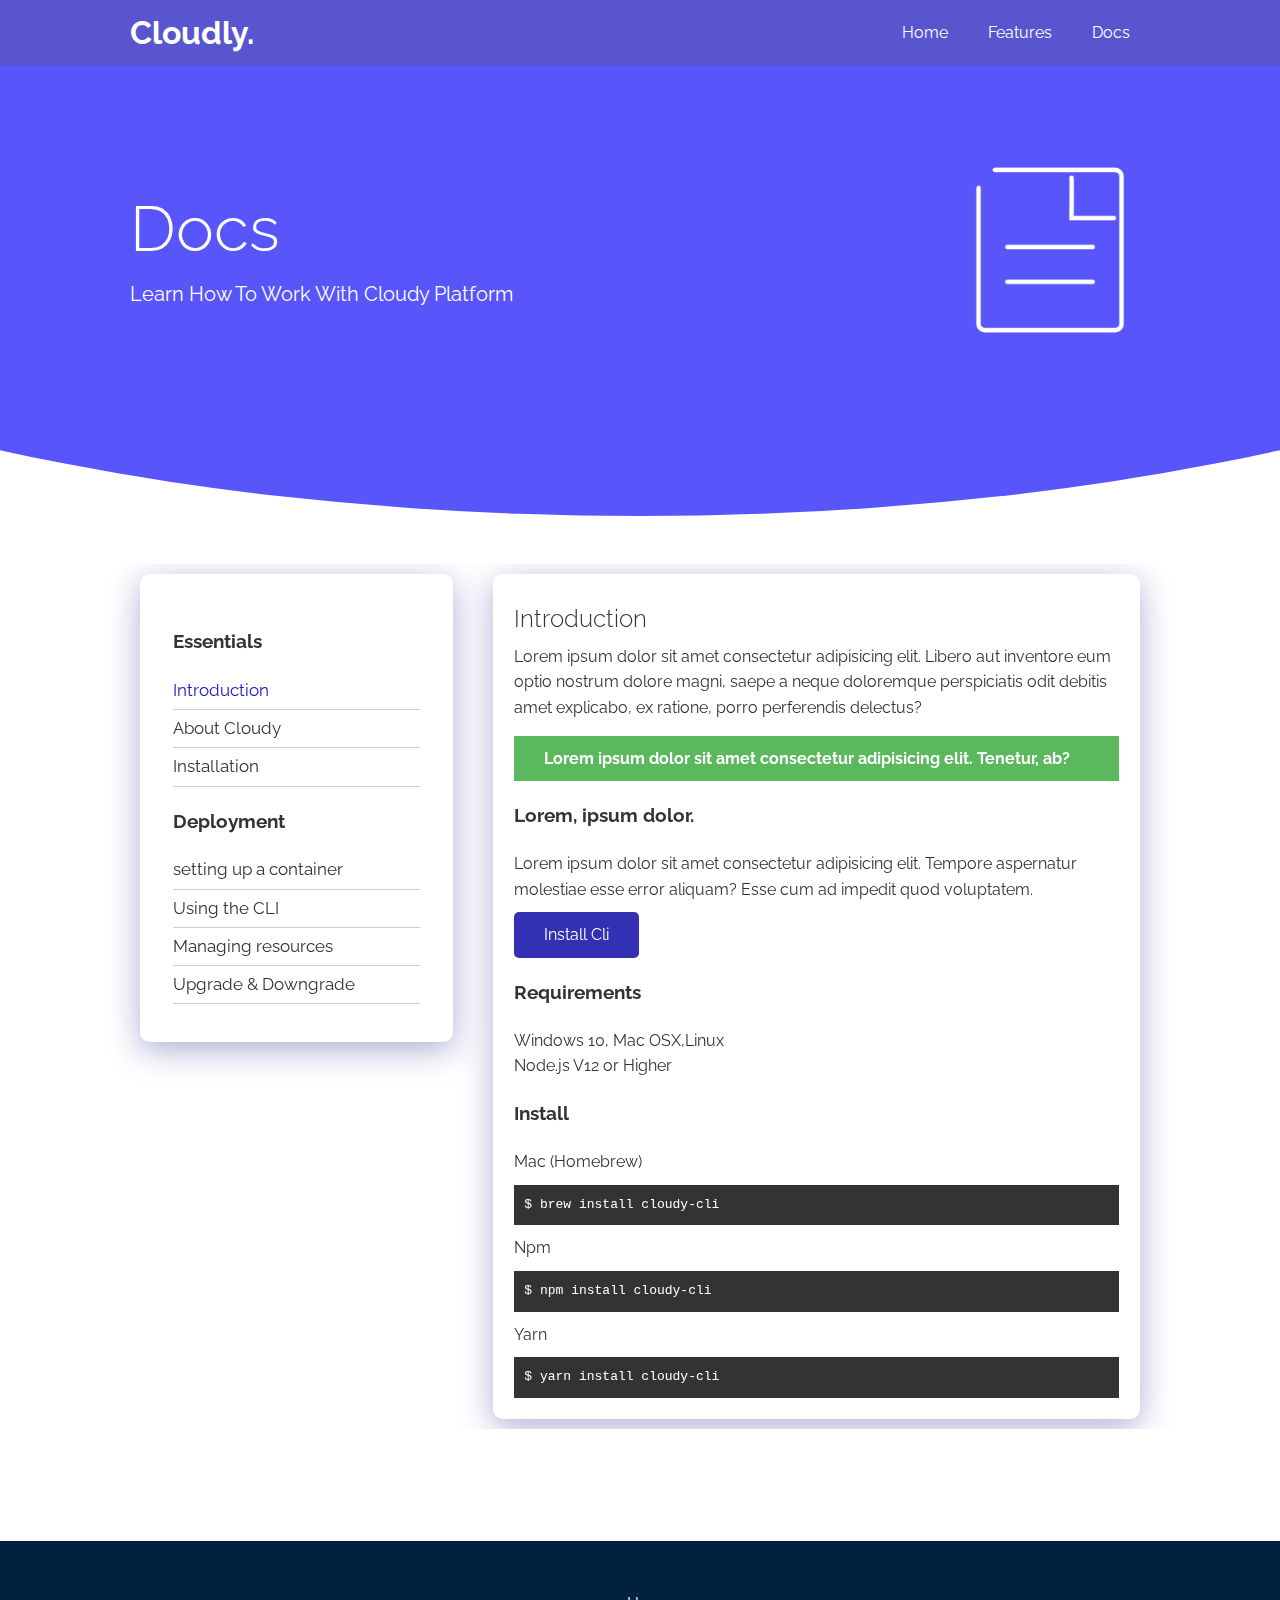
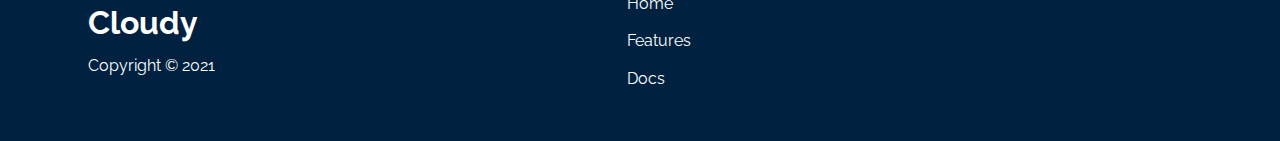
<file: docs.html>
<!DOCTYPE html>
<html lang="en">
<head>
    <meta charset="UTF-8">
    <meta http-equiv="X-UA-Compatible" content="IE=edge">
    <meta name="viewport" content="width=device-width, initial-scale=1.0">
    <link rel="stylesheet" href="https://cdnjs.cloudflare.com/ajax/libs/font-awesome/6.0.0-beta3/css/all.min.css" integrity="sha512-Fo3rlrZj/k7ujTnHg4CGR2D7kSs0v4LLanw2qksYuRlEzO+tcaEPQogQ0KaoGN26/zrn20ImR1DfuLWnOo7aBA==" crossorigin="anonymous" referrerpolicy="no-referrer" />
    <link rel="stylesheet" href="css/Utilities.css">
    <link rel="stylesheet" href="css/style.css">
    <title>Cloudy | Home</title>
</head>

<body>
    <!-- NavBar -->
    <div class="navbar">
        <div class="container flex">
            <h1 class="Logo">Cloudly.</h1>
            <nav>
                <ul>
                    <li><a href="index.html">Home</a></li>
                    <li><a href="features.html">Features</a></li>
                    <li><a href="docs.html">Docs</a></li>
                </ul>
            </nav>
        </div>
    </div>
    <!-- Head -->
    <section class="docs-head py-3">
        <div class="container grid">
            <div>
                <h1 class="xl">Docs</h1>
                <p class="lead">
                    Learn How To Work With Cloudy Platform
                </p>
            </div>
            <img src="img/docs.png" alt="">
        </div>
    </section>
    <!-- Docs Main -->
    <section class="docs-main my-4">
        <div class="container grid">
            <div class="card p-3">
                <h3 class="my-2">Essentials</h3>
                <nav>
                    <ul>
                        <li><a class = "text-primary"href="#">Introduction</a></li>
                        <li><a href="#">About Cloudy</a></li>
                        <li><a href="#">Installation</a></li>
                    </ul>
                </nav>
                <h3 class="my-2">Deployment</h3>
                <nav>
                    <ul>
                        <li><a href="#">setting up a container</a></li>
                        <li><a href="#">Using the CLI</a></li>
                        <li><a href="#">Managing resources</a></li>
                        <li><a href="#">Upgrade & Downgrade</a></li>
                    </ul>
                </nav>
            </div>
            <div class="card">
                <h2>Introduction</h2>
                <p>Lorem ipsum dolor sit amet consectetur adipisicing elit. Libero aut inventore eum optio nostrum dolore magni, saepe a neque doloremque perspiciatis odit debitis amet explicabo, ex ratione, porro perferendis delectus?</p>
                <div class="alert alert-success">
                    <i class="fas fa-info"></i>Lorem ipsum dolor sit amet consectetur adipisicing elit. Tenetur, ab?
                </div>
                <h3>Lorem, ipsum dolor.</h3>
                <p>Lorem ipsum dolor sit amet consectetur adipisicing elit. Tempore aspernatur molestiae esse error aliquam? Esse cum ad impedit quod voluptatem.</p>
                <a href="#" class="btn btn-primary">Install Cli</a>
                <h3>Requirements</h3>
                <ul>
                    <li>Windows 10, Mac OSX,Linux</li>
                    <li>Node.js V12 or Higher</li>
                </ul>
                <h3>Install</h3>
                <p>Mac (Homebrew)</p>
                <pre><code>$ brew install cloudy-cli</code></pre>
                <p>Npm</p>
                <pre><code>$ npm install cloudy-cli</code></pre>
                <p>Yarn</p>
                <pre><code>$ yarn install cloudy-cli</code></pre>
            </div>
            </div>
            
    </section>
    <!-- Footer -->
    <footer class="footer">
        <div class="container flex">
            <div>
                <h1>Cloudy</h1>
                <p>Copyright &copy; 2021</p>
            </div>
            <nav>
                <ul>
                    <li><a href="index.html">Home</a></li>
                    <li><a href="features.html">Features</a></li>
                    <li><a href="index.html">Docs</a></li>
                </ul>
            </nav>
            <div class="social">
                <a href=""><i class="fab fa-twitter fa-2x"></i></a>
                <a href=""><i class="fab fa-linkedin fa-2x"></i></a>
                <a href=""><i class="fab fa-github fa-2x"></i></a>
            </div>
        </div>
    </footer>
</body>
</html>
</file>
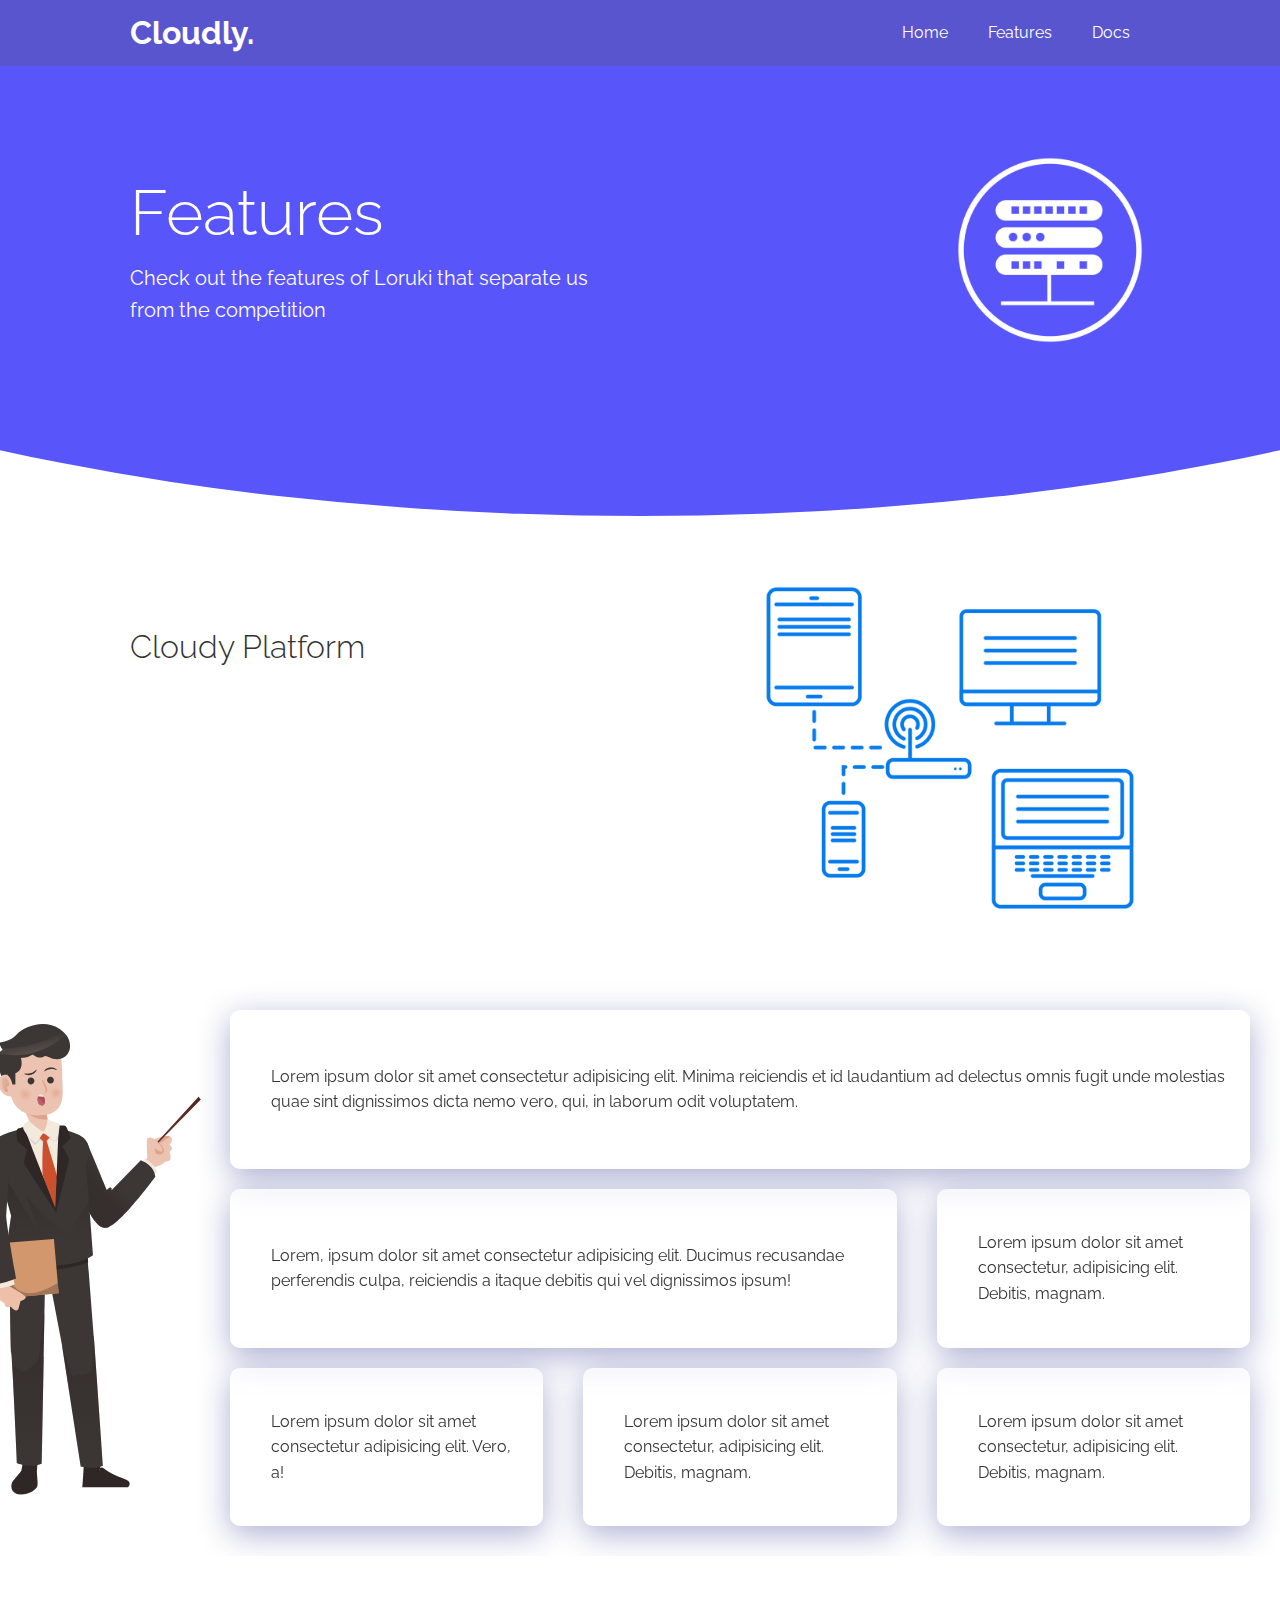
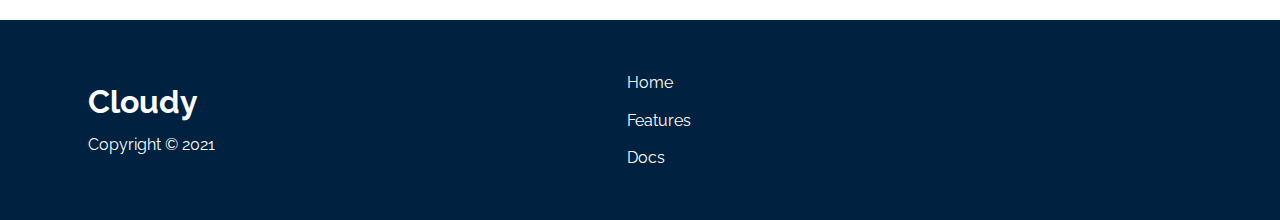
<file: features.html>
<!DOCTYPE html>
<html lang="en">
<head>
    <meta charset="UTF-8">
    <meta http-equiv="X-UA-Compatible" content="IE=edge">
    <meta name="viewport" content="width=device-width, initial-scale=1.0">
    <link rel="stylesheet" href="https://cdnjs.cloudflare.com/ajax/libs/font-awesome/6.0.0-beta3/css/all.min.css" integrity="sha512-Fo3rlrZj/k7ujTnHg4CGR2D7kSs0v4LLanw2qksYuRlEzO+tcaEPQogQ0KaoGN26/zrn20ImR1DfuLWnOo7aBA==" crossorigin="anonymous" referrerpolicy="no-referrer" />
    <link rel="stylesheet" href="css/Utilities.css">
    <link rel="stylesheet" href="css/style.css">
    <title>Cloudy | Home</title>
</head>

<body>
    <!-- NavBar -->
    <div class="navbar">
        <div class="container flex">
            <h1 class="Logo">Cloudly.</h1>
            <nav>
                <ul>
                    <li><a href="index.html">Home</a></li>
                    <li><a href="features.html">Features</a></li>
                    <li><a href="docs.html">Docs</a></li>
                </ul>
            </nav>
        </div>
    </div>
    <!-- Head -->
    <section class="features-head py-3">
        <div class="container grid">
            <div>
                <h1 class="xl">Features</h1>
                <p class="lead">
                    Check out the features of Loruki that separate us from the
                            competition
                </p>
            </div>
            <img src="img/server.png" alt="">
        </div>
    </section>
    <!-- Sub head -->
    <section class="features-sub-head py-3">
    <div class="container grid">
        <div>
            <h1 class="md">Cloudy Platform</h1>
            <p class="lead">
                Lorem ipsum, dolor sit amet consectetur adipisicing elit. Dolor cupiditate dignissimos temporibus perspiciatis quae! Suscipit qui, consectetur ea consequatur, doloribus repellendus quasi, aut corporis nam alias culpa. Nostrum, inventore accusantium!
            </p>
        </div>
        <img src="img/server2.png" alt="">
    </div>
    </section>

    <section class="features-main my3">
        <img src="img/svg/man248.svg" alt="">
        <div class="container grid">
            <div class="card flex">
                <i class="fas fa-server fa-3x"></i>
                <p>Lorem ipsum dolor sit amet consectetur adipisicing elit. Minima reiciendis et id laudantium ad delectus omnis fugit unde molestias quae sint dignissimos dicta nemo vero, qui, in laborum odit voluptatem.</p>
            </div>
            <div class="card flex">
                <i class="fas fa-network-wired fa-3x"></i>
                <p>
                    Lorem, ipsum dolor sit amet consectetur adipisicing elit. Ducimus
                    recusandae perferendis culpa, reiciendis a itaque debitis qui vel
                    dignissimos ipsum!
                </p>
            </div>
            <div class="card flex">
                <i class="fas fa-laptop-code fa-3x"></i>
                <p>
                    Lorem ipsum dolor sit amet consectetur, adipisicing elit. Debitis,
                    magnam.
                </p>
            </div>
            <div class="card flex">
                <i class="fas fa-database fa-3x"></i>
                <p>
                    Lorem ipsum dolor sit amet consectetur adipisicing elit. Vero, a!
                </p>
            </div>
            <div class="card flex">
                <i class="fas fa-power-off fa-3x"></i>
                <p>
                    Lorem ipsum dolor sit amet consectetur, adipisicing elit. Debitis,
                    magnam.
                </p>
            </div>
            <div class="card flex">
                <i class="fas fa-upload fa-3x"></i>
                <p>
                    Lorem ipsum dolor sit amet consectetur, adipisicing elit. Debitis,
                    magnam.
                </p>
            </div>
        </div>
    </section>

    <!-- Footer -->
    <footer class="footer">
        <div class="container flex">
            <div>
                <h1>Cloudy</h1>
                <p>Copyright &copy; 2021</p>
            </div>
            <nav>
                <ul>
                    <li><a href="index.html">Home</a></li>
                    <li><a href="features.html">Features</a></li>
                    <li><a href="index.html">Docs</a></li>
                </ul>
            </nav>
            <div class="social">
                <a href=""><i class="fab fa-twitter fa-2x"></i></a>
                <a href=""><i class="fab fa-linkedin fa-2x"></i></a>
                <a href=""><i class="fab fa-github fa-2x"></i></a>
            </div>
        </div>
    </footer>
</body>
</html>
</file>
<file: css/Utilities.css>
/* Utilities */
.container {
  width: 1100px;
  margin: 0 auto;
  overflow: auto;
  padding: 0 40px;
}
.flex {
  display: flex;
  align-items: center;
  justify-content: center;
  height: 100%;
}
.grid {
  display: grid;
  grid-template-columns: 1fr 1fr;
  gap: 20px;
  justify-self: center;
  align-items: center;
  height: 50%;
}
.card {
  background: rgba(255, 255, 255, 0.35);
  box-shadow: 0 8px 32px 0 rgba(31, 38, 135, 0.37);
  backdrop-filter: blur(7.5px);
  -webkit-backdrop-filter: blur(7.5px);
  border-radius: 10px;
  border: 1px solid rgba(255, 255, 255, 0.18);
  padding: 20px;
  margin: 10px;
}
.text-primary {
  color: var(--main-color);
}
.grid-3 {
  grid-template-columns: repeat(3, 1fr);
}
.btn {
  display: inline-block;
  padding: 10px 30px;
  cursor: pointer;
  background-color: #3430b4;
  border: none;
  color: white;
  border-radius: 5px;
  transition: 0.5s;
}
.btn-outline {
  background-color: transparent;
  border: 1px solid #fff;
  transition: 0.3s;
}
.btn:hover {
  background-color: #5855cf;
}
.btn-outline:hover {
  transform: scale(0.98);
}

/* Test sizing */
.lead {
  font-size: 20px;
  color: white;
}
.sm {
  font-size: 1rem;
}
.md {
  font-size: 2rem;
}
.lg {
  font-size: 3rem;
}
.xl {
  color: white;
  font-size: 4rem;
}
.text-center {
  text-align: center;
}
.alert {
  background-color: #eee;
  /* border-radius: 5px; */
  /* color: white; */
  padding: 10px 20px;
  font-weight: bold;
  margin: 15px 0;
}
.alert i {
  margin-right: 10px;
}
.alert-success {
  background-color: var(--success-color);
  color: white;
}
.alert-error {
  background-color: var(--error-color);
  color: white;
}

p {
  margin: 10px 0;
}
img {
  width: 100%;
}
.code,
pre {
  background: #333;
  color: white;
  padding: 10px;
}

/* Y Margin */
.my-1 {
  margin: 1rem 0;
}
.my-2 {
  margin: 1.5rem 0;
}
.my-3 {
  margin: 2rem 0;
}
.my-4 {
  margin: 3rem 0;
}
.my-5 {
  margin: 4rem 0;
}
/* all around Margin */
.m-1 {
  margin: 1rem;
}
.m-2 {
  margin: 1.5rem;
}
.m-3 {
  margin: 2rem;
}
.m-4 {
  margin: 3rem;
}
.m-5 {
  margin: 4rem;
}

/* Y Padding */
.py-1 {
  padding: 1rem 0;
}
.py-2 {
  padding: 1.5rem 0;
}
.py-3 {
  padding: 2rem 0;
}
.py-4 {
  padding: 3rem 0;
}
.py-5 {
  padding: 4rem 0;
}
/* all around Padding */
.p-1 {
  padding: 1rem;
}
.p-2 {
  padding: 1.5rem;
}
.p-3 {
  padding: 2rem;
}
.p-4 {
  padding: 3rem;
}
.p-5 {
  padding: 4rem;
}
</file>
<file: css/style.css>
@import url("https://fonts.googleapis.com/css2?family=Raleway:wght@300;400;700&display=swap");
/* General */
:root {
  --main-color: #1b17be;
  --dark-color: #002240;
  --light-color: #5855cf;
  --success-color: #5cb85c;
  --error-color: #d9534f;
}
* {
  box-sizing: border-box;
  margin: 0;
  padding: 0;
}
body {
  font-family: "Raleway", sans-serif;
  color: #333;
  line-height: 1.6;
}
ul {
  list-style: none;
}
a {
  text-decoration: none;
  color: #333;
}
h1,
h2 {
  font-weight: 300;
  line-height: 1.2;
  margin: 10px 0;
}
.flex h1 {
  font-weight: 700;
  color: white;
}

.navbar {
  background-color: var(--light-color);
  height: 66px;
}

/* NavBar */
.navbar .flex {
  justify-content: space-between;
}
.navbar ul {
  display: flex;
}
.navbar a {
  color: white;
  padding: 10px;
  margin: 0 10px;
  position: relative;
  transition: 0.6s;
  z-index: 200;
}
.navbar a::before {
  content: "";
  position: absolute;
  top: 0;
  left: 0;
  width: 100%;
  height: 100%;
  border-top: 1.5px solid #e2d1c3;
  border-bottom: 1.5px solid #e2d1c3;
  transform: scaleY(1.5);
  opacity: 0;
  transition: 0.6s;
  z-index: -1;
}
.navbar a:hover::before {
  transform: scaleY(1.2);
  opacity: 1;
}
.navbar a::after {
  content: "";
  position: absolute;
  top: 1px;
  left: 0;
  width: 100%;
  height: 100%;
  background-color: cornflowerblue;
  transform: scale(0);
  transition: 0.6s;
  z-index: -1;
}
.navbar a:hover::after {
  transform: scaleY(1);
}
.navbar a:hover {
  color: white;
}

/* Hero section */
.hero {
  height: 1000px;
  color: white;
  position: relative;
  min-height: 100vh;
  background-image: url(../img/welcome-version-4.png);
  background-position: bottom center;
  background-repeat: no-repeat;
  background-size: cover;
}
.hero h1 {
  font-size: 40px;
  margin: 30px 0;
}
.hero p {
  margin: 20px 0;
}
.hero .grid {
  grid-template-columns: 55% 45%;
  overflow: visible;
  gap: 30px;
}
.hero-form {
  position: relative;
  top: 60px;
  height: 350px;
  width: 400px;
  padding: 40px;
  z-index: 100;
  justify-self: flex-end;
  animation: sliderRight 0.7s ease-in;
}
.hero .hero-form .card {
  animation: sliderRight 1s ease-in;
  transition: 1s;
}
.hero-text {
  animation: sliderleft 1s ease-in;
  transition: 1s;
}

.hero-form .form-controls {
  margin: 30px 0;
}
.hero-form input[type="text"],
.hero-form input[type="email"] {
  border: 0;
  border-bottom: 1px solid #b4becb;
  width: 100%;
  padding: 3px;
  font-size: 16px;
  background-color: inherit;
}
.hero-form input:focus {
  outline: none;
}
.hero-form input::placeholder {
  color: white;
}

/* Stats */
.stats {
  padding-top: 100px;
  animation: sliderBottom 1s ease-in;
  transition: 1s;
}
.stats-heading {
  max-width: 500px;
  margin: auto;
}
.stats .grid h3 {
  font-size: 30px;
}
.stats .grid p {
  font-size: 20px;
  font-weight: bold;
}
/* Cli */
.cli .grid {
  grid-template-columns: repeat(3, 1fr);
  grid-template-rows: repeat(2, 1fr);
}
.cli .card {
  margin: 40px 0;
}
.cli .grid > *:first-child {
  grid-column: 1 / span 2;
  grid-row: 1 / span 2;
}
/* Cloud */
.cloud .grid {
  grid-template-columns: 4fr 3fr;
}
.cloud {
  background-color: var(--light-color);
  color: white;
}
.cloud .bnt-dark {
  background-color: var(--dark-color);
  transition: 0.3s;
}
.cloud .bnt-dark:hover {
  background-color: var(--main-color);
}
/* Languages */
.languages .flex {
  flex-wrap: wrap;
}
.languages .card {
  text-align: center;
  transition: 0.2s ease-in-out;
  margin: 30px 9px 40px;
}
.languages .card h4 {
  font-size: 20px;
  margin-bottom: 10px;
}
.languages .card:hover {
  transform: translateY(-20px);
}
/* Footer */
.footer .social a {
  margin: 0 10px;
}
.footer .container {
  width: 100%;
  background-color: var(--dark-color);
  height: 200px;
  color: white;
}
.footer {
  padding: 4rem 0 0;
}
.footer .flex {
  justify-content: space-between;
  padding: 0 88px;
}
.footer .social a {
  color: white;
  padding: 0 10px 0 0;
}
.footer .social i {
  transition: 0.3s;
}
.footer li a {
  transition: 0.3s;
  color: white;
}
.footer li a:hover,
.footer .social i:hover {
  color: var(--light-color);
}
.footer li {
  margin: 12px 0;
}

/* Features head */
.features-head {
  background-color: #5855fa;
  height: 450px;
  clip-path: ellipse(96% 100% at 50% 0%);
}
.features-head .container {
  height: 79%;
}
.features-head img {
  width: 200px;
  justify-self: flex-end;
}
.features-sub-head img {
  width: 400px;
  justify-self: flex-end;
}
/* features main */
.features-main .card > i {
  margin-right: 20px;
}
.features-main img {
  position: absolute;
  left: -375px;
  width: 70%;
  filter: saturate(0.7);
}

.features-main .grid {
  padding: 30px;
  grid-template-columns: repeat(3, 1fr);
  grid-template-rows: repeat(2, 1fr);
  position: relative;
  left: 100px;
}
.features-main .grid > *:first-child {
  grid-column: 1 / span 3;
}
.features-main .grid > *:nth-child(2) {
  grid-column: 1 / span 2;
}
/* Docs Head */
.docs-head {
  background-color: #5855fa;
  height: 450px;
  clip-path: ellipse(96% 100% at 50% 0%);
  color: white;
}

.docs-head img {
  width: 200px;
  justify-self: flex-end;
}
.docs-head .container {
  height: 79%;
}
/* Docs Main */
.docs-main h3 {
  margin: 20px 0;
}
.docs-main .grid {
  grid-template-columns: 1fr 2fr;
  align-items: flex-start;
}
.docs-main nav li {
  font-size: 17px;
  padding-bottom: 5px;
  margin-bottom: 5px;
  border-bottom: 1px solid #ccc;
}
.docs-main a {
  transition: 0.4s;
}
.docs-main li a:hover {
  font-weight: bold;
  color: var(--dark-color);
}

/*Tablets and under */

@media (max-width: 768px) {
  .grid,
  .hero .grid,
  .stats.grid,
  .cli .grid,
  .cloud .grid,
  .features-main .grid,
  .docs-main .grid {
    grid-template-columns: 1fr;
    grid-template-rows: 1fr;
  }
  .hero {
    height: auto;
  }
  .hero-text {
    text-align: center;
    margin-top: 40px;
  }
  .hero-form {
    justify-self: center;
    margin: auto;
  }

  .cli .grid > *:first-child {
    grid-column: 1;
    grid-row: 1;
  }

  .container {
    max-width: 768px;
    width: auto;
    overflow: visible;
  }
  .features-head,
  .features-sub-head,
  .docs-head {
    text-align: center;
  }
  .features-head {
    height: 460px;
  }
  .features-head img,
  .features-sub-head img,
  .docs-head img {
    justify-self: center;
  }
  .features-head .container {
    height: 100%;
  }
  .features-main .grid > *:first-child,
  .features-main .grid > *:nth-child(2) {
    grid-column: 1;
  }
  .features-main .grid {
    left: 0;
  }
}
/* Animations */
@keyframes sliderRight {
  0% {
    transform: translateX(-100);
  }
  100% {
    transform: translateX(0);
  }
}
@keyframes sliderleft {
  0% {
    transform: translateX(100);
  }
  100% {
    transform: translateX(0);
  }
}
@keyframes sliderTop {
  0% {
    transform: translateY(-100);
  }
  100% {
    transform: translateY(0);
  }
}
@keyframes SliderBottom {
  0% {
    transform: translateY(100);
  }
  100% {
    transform: translateY(0);
  }
}
/* Mobile */
@media (max-width: 500px) {
  .navbar {
    height: 110px;
  }
  .navbar .flex {
    flex-direction: column;
  }
  .navbar ul {
    padding: 10px;
    background-color: rgba(0, 0, 0, 0.1);
  }
  .container {
    max-width: 500px;
  }
  .footer .flex {
    justify-content: space-between;
    padding: 0 37px;
  }
  .footer .social a {
    color: white;
    padding: 0 5px 0 0;
  }
}
</file>
